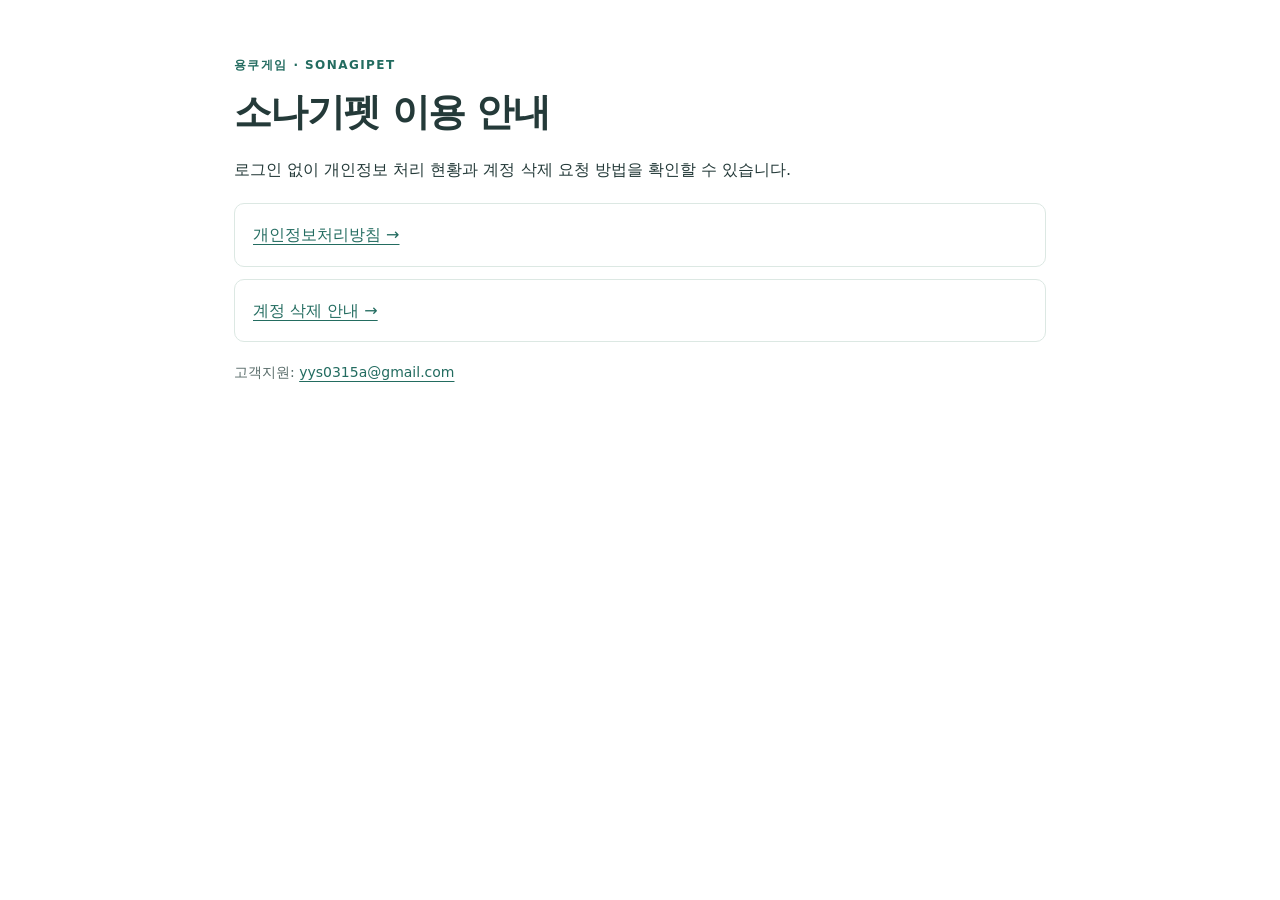
<file: index.html>
<!doctype html><html lang="ko"><head><meta charset="utf-8"><meta name="viewport" content="width=device-width, initial-scale=1"><title>개인정보 및 계정 안내 | 소나기펫</title><link rel="stylesheet" href="style.css"></head><body><main><p class="eyebrow">용쿠게임 · SONAGIPET</p><h1>소나기펫 이용 안내</h1><p>로그인 없이 개인정보 처리 현황과 계정 삭제 요청 방법을 확인할 수 있습니다.</p><div class="items"><a class="item" href="privacy.html">개인정보처리방침 →</a><a class="item" href="delete-account.html">계정 삭제 안내 →</a></div><p class="small">고객지원: <a href="mailto:yys0315a@gmail.com">yys0315a@gmail.com</a></p></main></body></html>
</file>
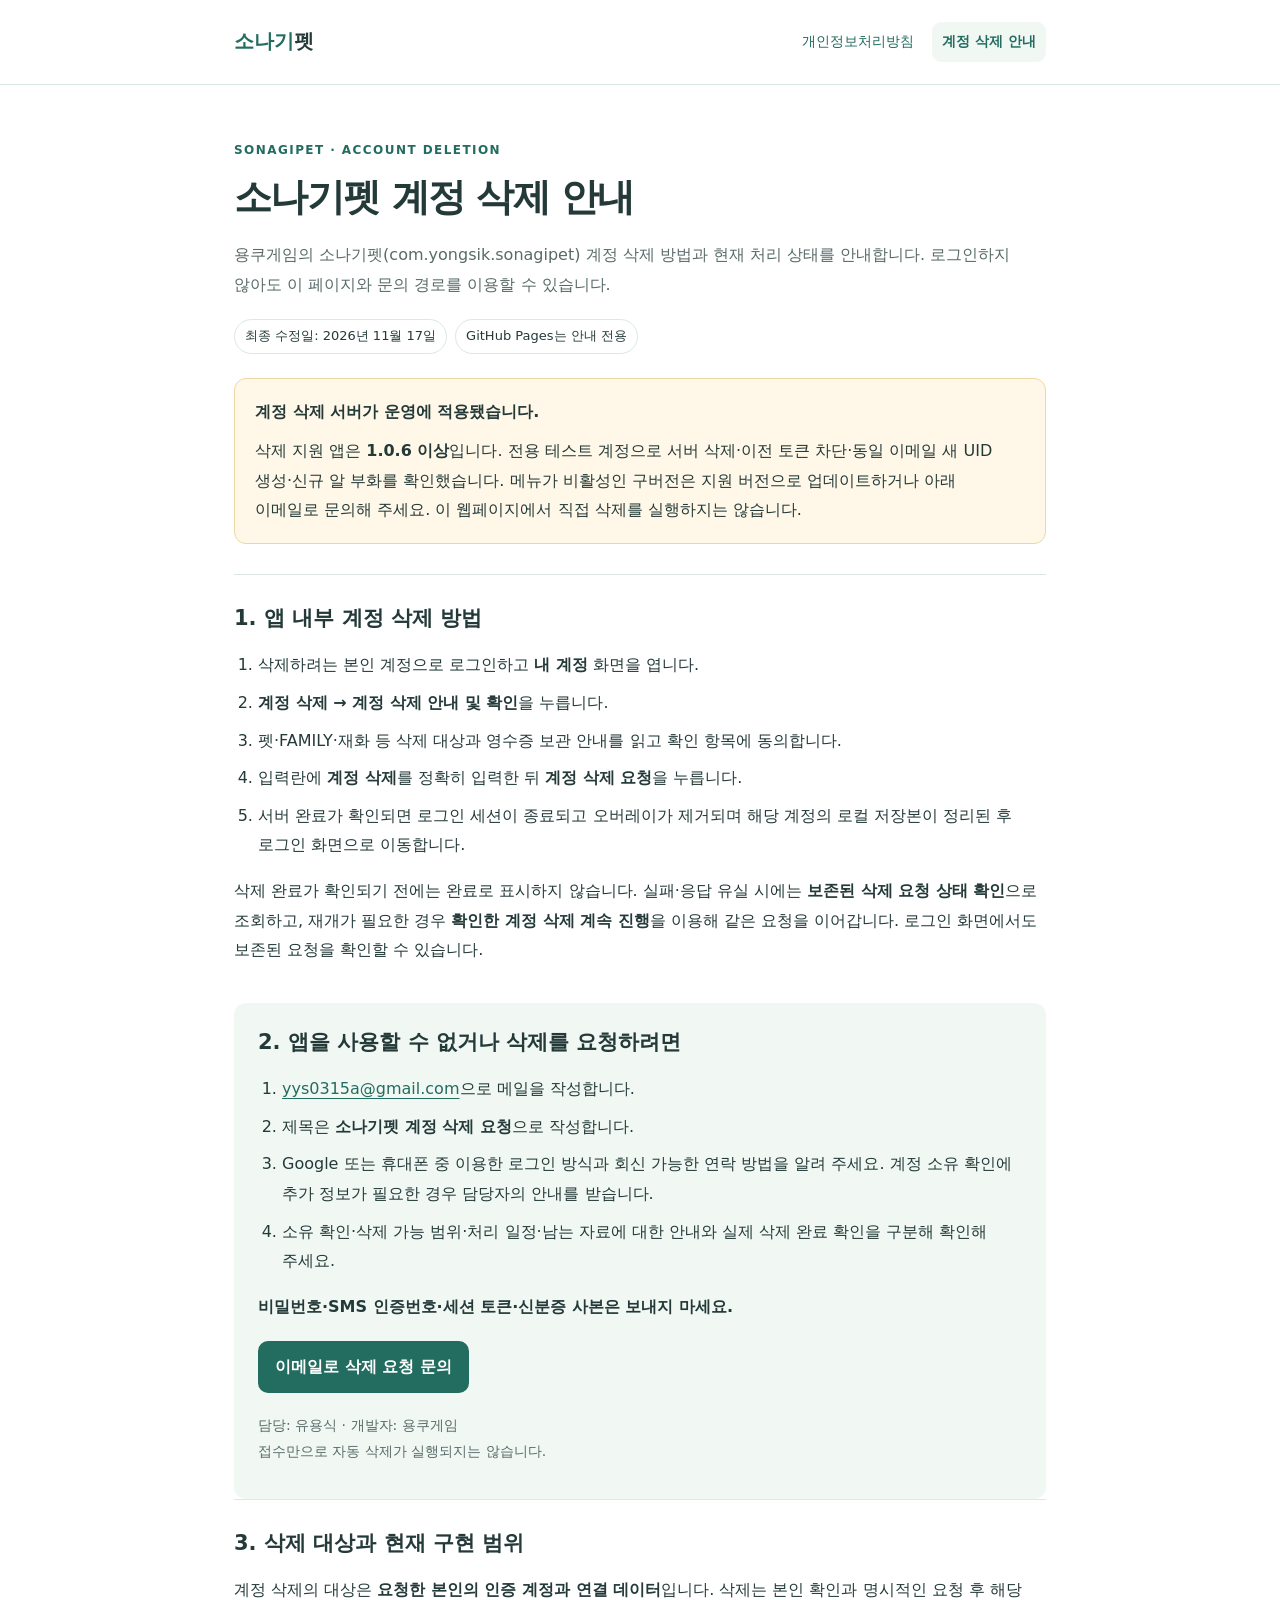
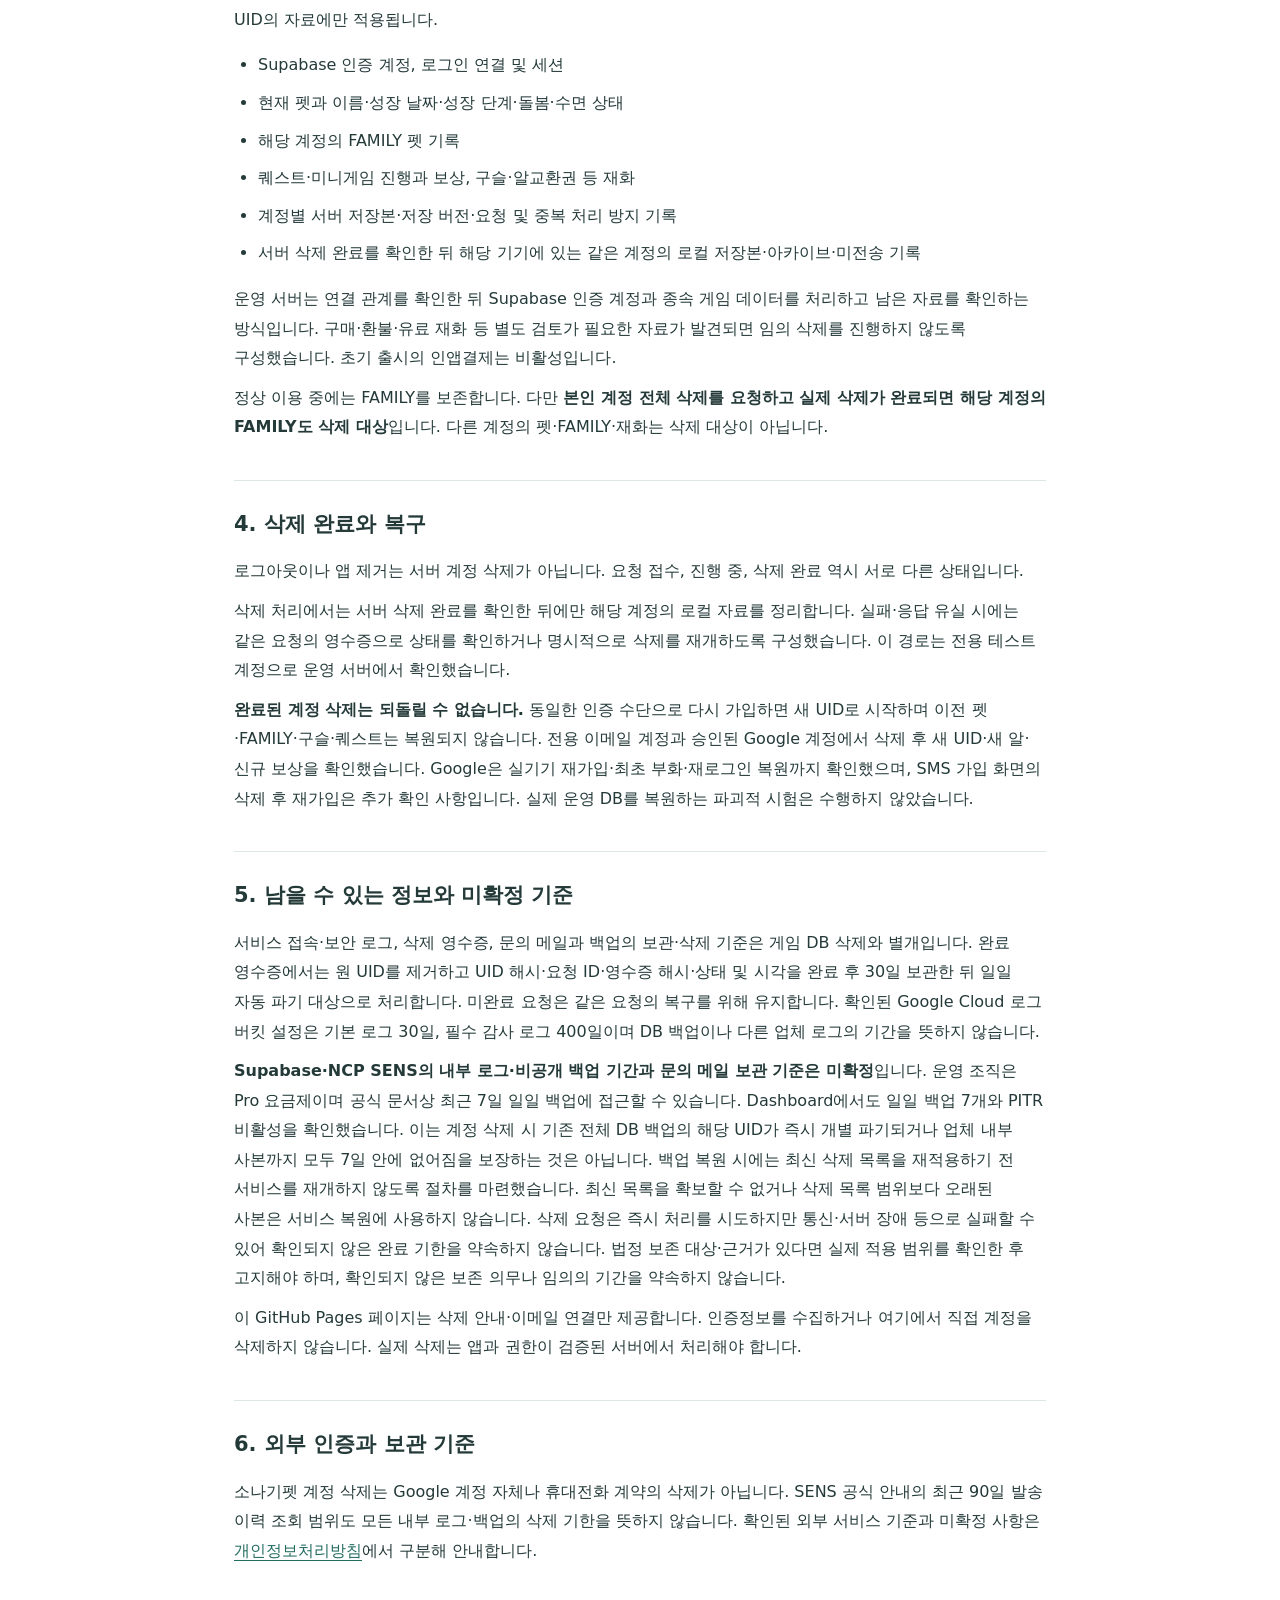
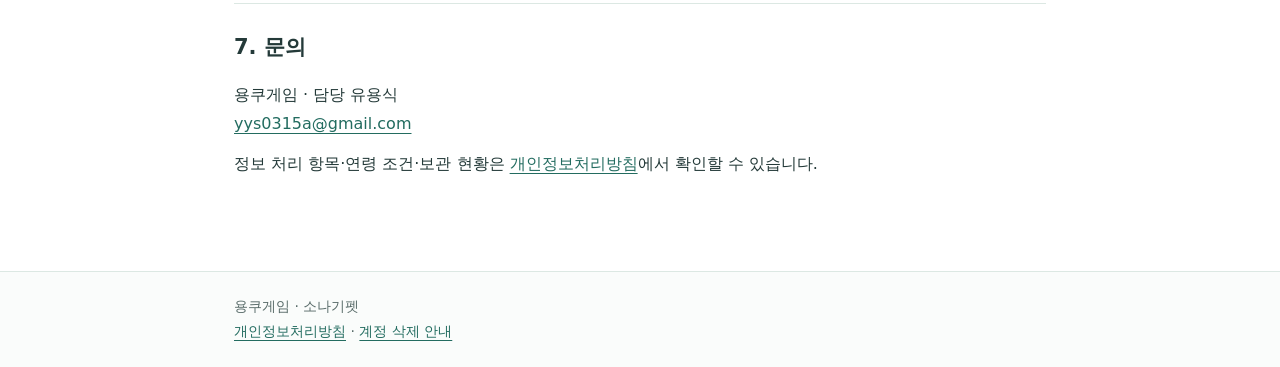
<file: delete-account.html>
<!doctype html>
<html lang="ko">
<head>
  <meta charset="utf-8">
  <meta name="viewport" content="width=device-width, initial-scale=1">
  <meta name="description" content="소나기펫 계정 삭제의 현재 상태, 앱 메뉴, 삭제 대상 정보와 외부 요청 방법을 안내합니다.">
  <meta name="referrer" content="no-referrer">
  <title>계정 삭제 안내 | 소나기펫 · 용쿠게임</title>
  <link rel="stylesheet" href="style.css">
</head>
<body>
<a class="skip" href="#content">본문으로 바로가기</a>
<header><div class="top"><a class="brand" href="privacy.html"><span>소나기</span>펫</a><nav aria-label="정책 안내"><a href="privacy.html">개인정보처리방침</a><a href="delete-account.html" aria-current="page">계정 삭제 안내</a></nav></div></header>
<main id="content">
  <p class="eyebrow">SONAGIPET · ACCOUNT DELETION</p>
  <h1>소나기펫 계정 삭제 안내</h1>
  <p class="lead">용쿠게임의 소나기펫(com.yongsik.sonagipet) 계정 삭제 방법과 현재 처리 상태를 안내합니다. 로그인하지 않아도 이 페이지와 문의 경로를 이용할 수 있습니다.</p>
  <div class="meta"><span class="tag">최종 수정일: 2026년 11월 17일</span><span class="tag">GitHub Pages는 안내 전용</span></div>
  <aside class="notice" aria-label="현재 기능 상태"><p><strong>계정 삭제 서버가 운영에 적용됐습니다.</strong></p><p>삭제 지원 앱은 <strong>1.0.6 이상</strong>입니다. 전용 테스트 계정으로 서버 삭제·이전 토큰 차단·동일 이메일 새 UID 생성·신규 알 부화를 확인했습니다. 메뉴가 비활성인 구버전은 지원 버전으로 업데이트하거나 아래 이메일로 문의해 주세요. 이 웹페이지에서 직접 삭제를 실행하지는 않습니다.</p></aside>
  <section><h2>1. 앱 내부 계정 삭제 방법</h2><ol><li>삭제하려는 본인 계정으로 로그인하고 <strong>내 계정</strong> 화면을 엽니다.</li><li><strong>계정 삭제 → 계정 삭제 안내 및 확인</strong>을 누릅니다.</li><li>펫·FAMILY·재화 등 삭제 대상과 영수증 보관 안내를 읽고 확인 항목에 동의합니다.</li><li>입력란에 <strong>계정 삭제</strong>를 정확히 입력한 뒤 <strong>계정 삭제 요청</strong>을 누릅니다.</li><li>서버 완료가 확인되면 로그인 세션이 종료되고 오버레이가 제거되며 해당 계정의 로컬 저장본이 정리된 후 로그인 화면으로 이동합니다.</li></ol><p>삭제 완료가 확인되기 전에는 완료로 표시하지 않습니다. 실패·응답 유실 시에는 <strong>보존된 삭제 요청 상태 확인</strong>으로 조회하고, 재개가 필요한 경우 <strong>확인한 계정 삭제 계속 진행</strong>을 이용해 같은 요청을 이어갑니다. 로그인 화면에서도 보존된 요청을 확인할 수 있습니다.</p></section>
  <section class="contact"><h2>2. 앱을 사용할 수 없거나 삭제를 요청하려면</h2><ol><li><a href="mailto:yys0315a@gmail.com">yys0315a@gmail.com</a>으로 메일을 작성합니다.</li><li>제목은 <strong>소나기펫 계정 삭제 요청</strong>으로 작성합니다.</li><li>Google 또는 휴대폰 중 이용한 로그인 방식과 회신 가능한 연락 방법을 알려 주세요. 계정 소유 확인에 추가 정보가 필요한 경우 담당자의 안내를 받습니다.</li><li>소유 확인·삭제 가능 범위·처리 일정·남는 자료에 대한 안내와 실제 삭제 완료 확인을 구분해 확인해 주세요.</li></ol><p><strong>비밀번호·SMS 인증번호·세션 토큰·신분증 사본은 보내지 마세요.</strong></p><a class="button" href="mailto:yys0315a@gmail.com?subject=%EC%86%8C%EB%82%98%EA%B8%B0%ED%8E%AB%20%EA%B3%84%EC%A0%95%20%EC%82%AD%EC%A0%9C%20%EC%9A%94%EC%B2%AD">이메일로 삭제 요청 문의</a><p class="small">담당: 유용식 · 개발자: 용쿠게임<br>접수만으로 자동 삭제가 실행되지는 않습니다.</p></section>
  <section><h2>3. 삭제 대상과 현재 구현 범위</h2><p>계정 삭제의 대상은 <strong>요청한 본인의 인증 계정과 연결 데이터</strong>입니다. 삭제는 본인 확인과 명시적인 요청 후 해당 UID의 자료에만 적용됩니다.</p><ul><li>Supabase 인증 계정, 로그인 연결 및 세션</li><li>현재 펫과 이름·성장 날짜·성장 단계·돌봄·수면 상태</li><li>해당 계정의 FAMILY 펫 기록</li><li>퀘스트·미니게임 진행과 보상, 구슬·알교환권 등 재화</li><li>계정별 서버 저장본·저장 버전·요청 및 중복 처리 방지 기록</li><li>서버 삭제 완료를 확인한 뒤 해당 기기에 있는 같은 계정의 로컬 저장본·아카이브·미전송 기록</li></ul><p>운영 서버는 연결 관계를 확인한 뒤 Supabase 인증 계정과 종속 게임 데이터를 처리하고 남은 자료를 확인하는 방식입니다. 구매·환불·유료 재화 등 별도 검토가 필요한 자료가 발견되면 임의 삭제를 진행하지 않도록 구성했습니다. 초기 출시의 인앱결제는 비활성입니다.</p><p>정상 이용 중에는 FAMILY를 보존합니다. 다만 <strong>본인 계정 전체 삭제를 요청하고 실제 삭제가 완료되면 해당 계정의 FAMILY도 삭제 대상</strong>입니다. 다른 계정의 펫·FAMILY·재화는 삭제 대상이 아닙니다.</p></section>
  <section><h2>4. 삭제 완료와 복구</h2><p>로그아웃이나 앱 제거는 서버 계정 삭제가 아닙니다. 요청 접수, 진행 중, 삭제 완료 역시 서로 다른 상태입니다.</p><p>삭제 처리에서는 서버 삭제 완료를 확인한 뒤에만 해당 계정의 로컬 자료를 정리합니다. 실패·응답 유실 시에는 같은 요청의 영수증으로 상태를 확인하거나 명시적으로 삭제를 재개하도록 구성했습니다. 이 경로는 전용 테스트 계정으로 운영 서버에서 확인했습니다.</p><p><strong>완료된 계정 삭제는 되돌릴 수 없습니다.</strong> 동일한 인증 수단으로 다시 가입하면 새 UID로 시작하며 이전 펫·FAMILY·구슬·퀘스트는 복원되지 않습니다. 전용 이메일 계정과 승인된 Google 계정에서 삭제 후 새 UID·새 알·신규 보상을 확인했습니다. Google은 실기기 재가입·최초 부화·재로그인 복원까지 확인했으며, SMS 가입 화면의 삭제 후 재가입은 추가 확인 사항입니다. 실제 운영 DB를 복원하는 파괴적 시험은 수행하지 않았습니다.</p></section>
  <section><h2>5. 남을 수 있는 정보와 미확정 기준</h2><p>서비스 접속·보안 로그, 삭제 영수증, 문의 메일과 백업의 보관·삭제 기준은 게임 DB 삭제와 별개입니다. 완료 영수증에서는 원 UID를 제거하고 UID 해시·요청 ID·영수증 해시·상태 및 시각을 완료 후 30일 보관한 뒤 일일 자동 파기 대상으로 처리합니다. 미완료 요청은 같은 요청의 복구를 위해 유지합니다. 확인된 Google Cloud 로그 버킷 설정은 기본 로그 30일, 필수 감사 로그 400일이며 DB 백업이나 다른 업체 로그의 기간을 뜻하지 않습니다.</p><p><strong>Supabase·NCP SENS의 내부 로그·비공개 백업 기간과 문의 메일 보관 기준은 미확정</strong>입니다. 운영 조직은 Pro 요금제이며 공식 문서상 최근 7일 일일 백업에 접근할 수 있습니다. Dashboard에서도 일일 백업 7개와 PITR 비활성을 확인했습니다. 이는 계정 삭제 시 기존 전체 DB 백업의 해당 UID가 즉시 개별 파기되거나 업체 내부 사본까지 모두 7일 안에 없어짐을 보장하는 것은 아닙니다. 백업 복원 시에는 최신 삭제 목록을 재적용하기 전 서비스를 재개하지 않도록 절차를 마련했습니다. 최신 목록을 확보할 수 없거나 삭제 목록 범위보다 오래된 사본은 서비스 복원에 사용하지 않습니다. 삭제 요청은 즉시 처리를 시도하지만 통신·서버 장애 등으로 실패할 수 있어 확인되지 않은 완료 기한을 약속하지 않습니다. 법정 보존 대상·근거가 있다면 실제 적용 범위를 확인한 후 고지해야 하며, 확인되지 않은 보존 의무나 임의의 기간을 약속하지 않습니다.</p><p>이 GitHub Pages 페이지는 삭제 안내·이메일 연결만 제공합니다. 인증정보를 수집하거나 여기에서 직접 계정을 삭제하지 않습니다. 실제 삭제는 앱과 권한이 검증된 서버에서 처리해야 합니다.</p></section>
  <section><h2>6. 외부 인증과 보관 기준</h2><p>소나기펫 계정 삭제는 Google 계정 자체나 휴대전화 계약의 삭제가 아닙니다. SENS 공식 안내의 최근 90일 발송 이력 조회 범위도 모든 내부 로그·백업의 삭제 기한을 뜻하지 않습니다. 확인된 외부 서비스 기준과 미확정 사항은 <a href="privacy.html">개인정보처리방침</a>에서 구분해 안내합니다.</p></section>
  <section><h2>7. 문의</h2><p>용쿠게임 · 담당 유용식<br><a href="mailto:yys0315a@gmail.com">yys0315a@gmail.com</a></p><p>정보 처리 항목·연령 조건·보관 현황은 <a href="privacy.html">개인정보처리방침</a>에서 확인할 수 있습니다.</p></section>
</main><footer><div class="foot">용쿠게임 · 소나기펫<br><a href="privacy.html">개인정보처리방침</a> · <a href="delete-account.html">계정 삭제 안내</a></div></footer>
</body></html>
</file>
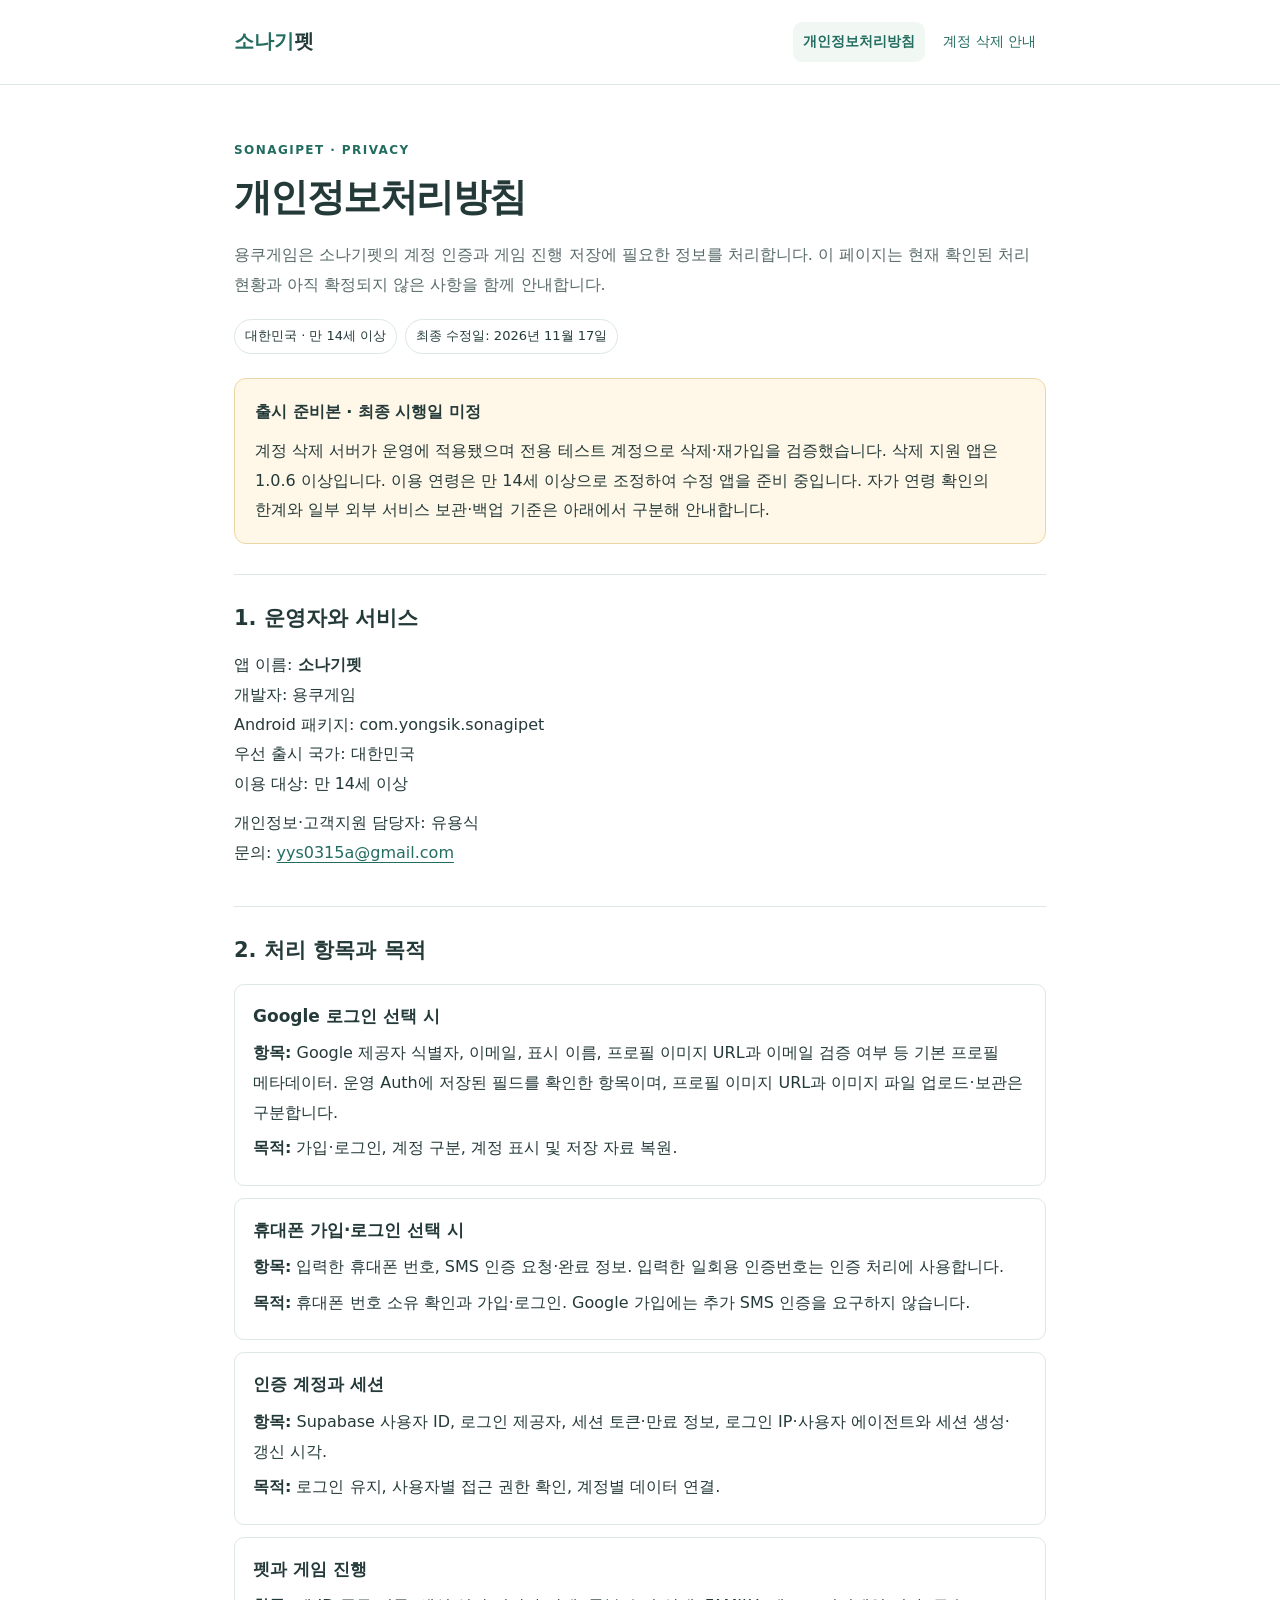
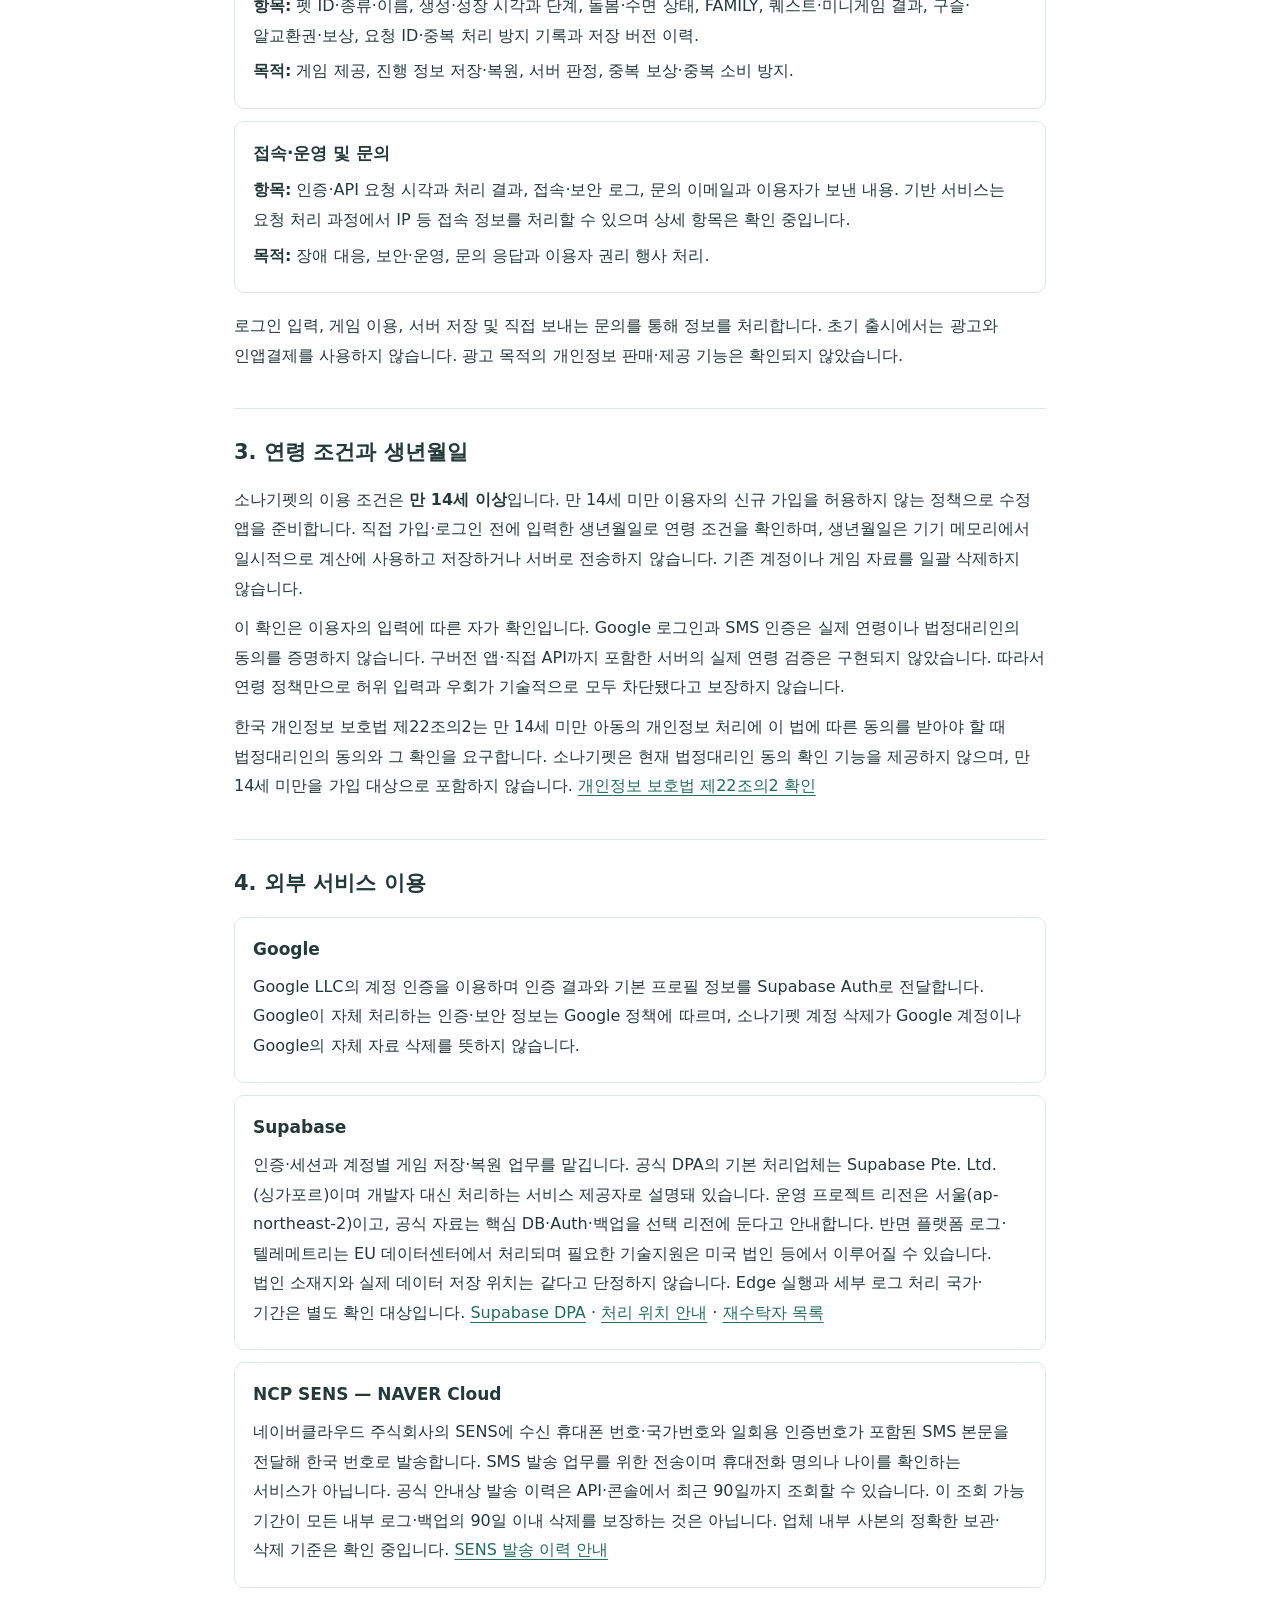
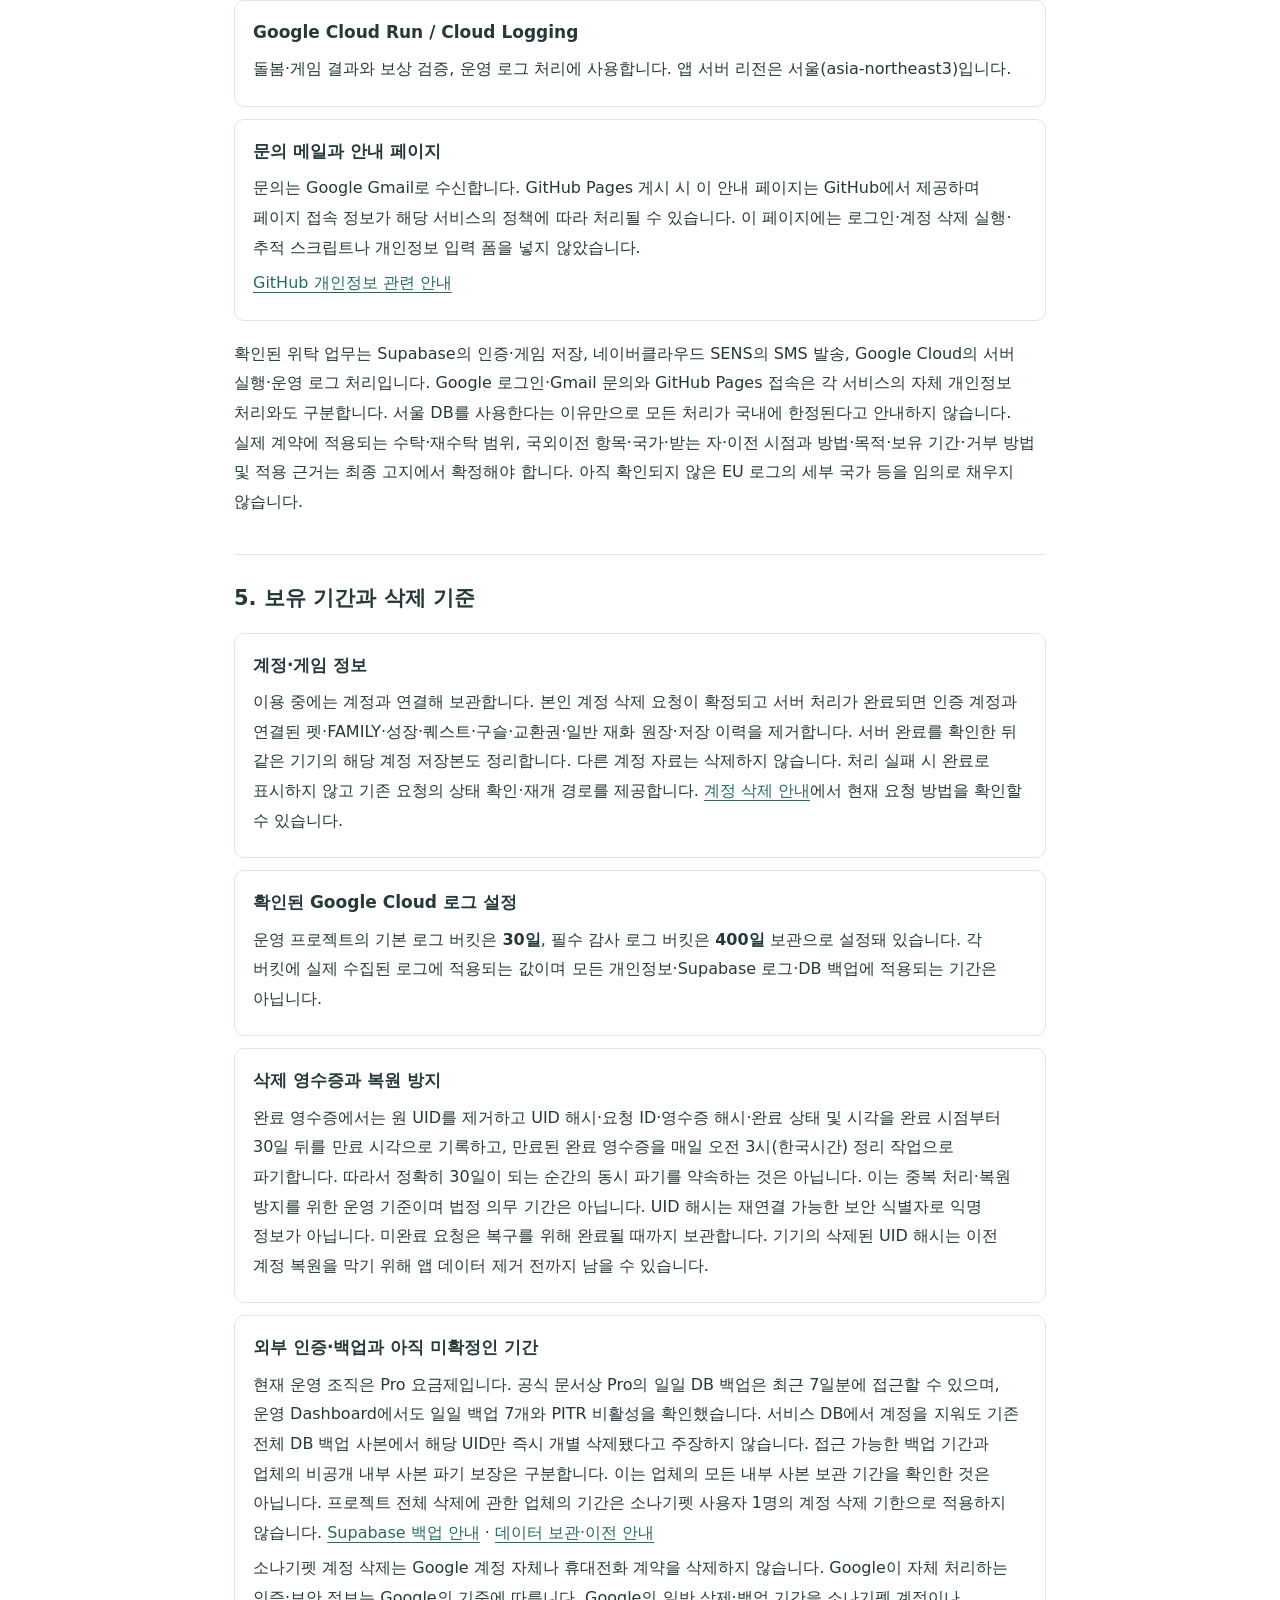
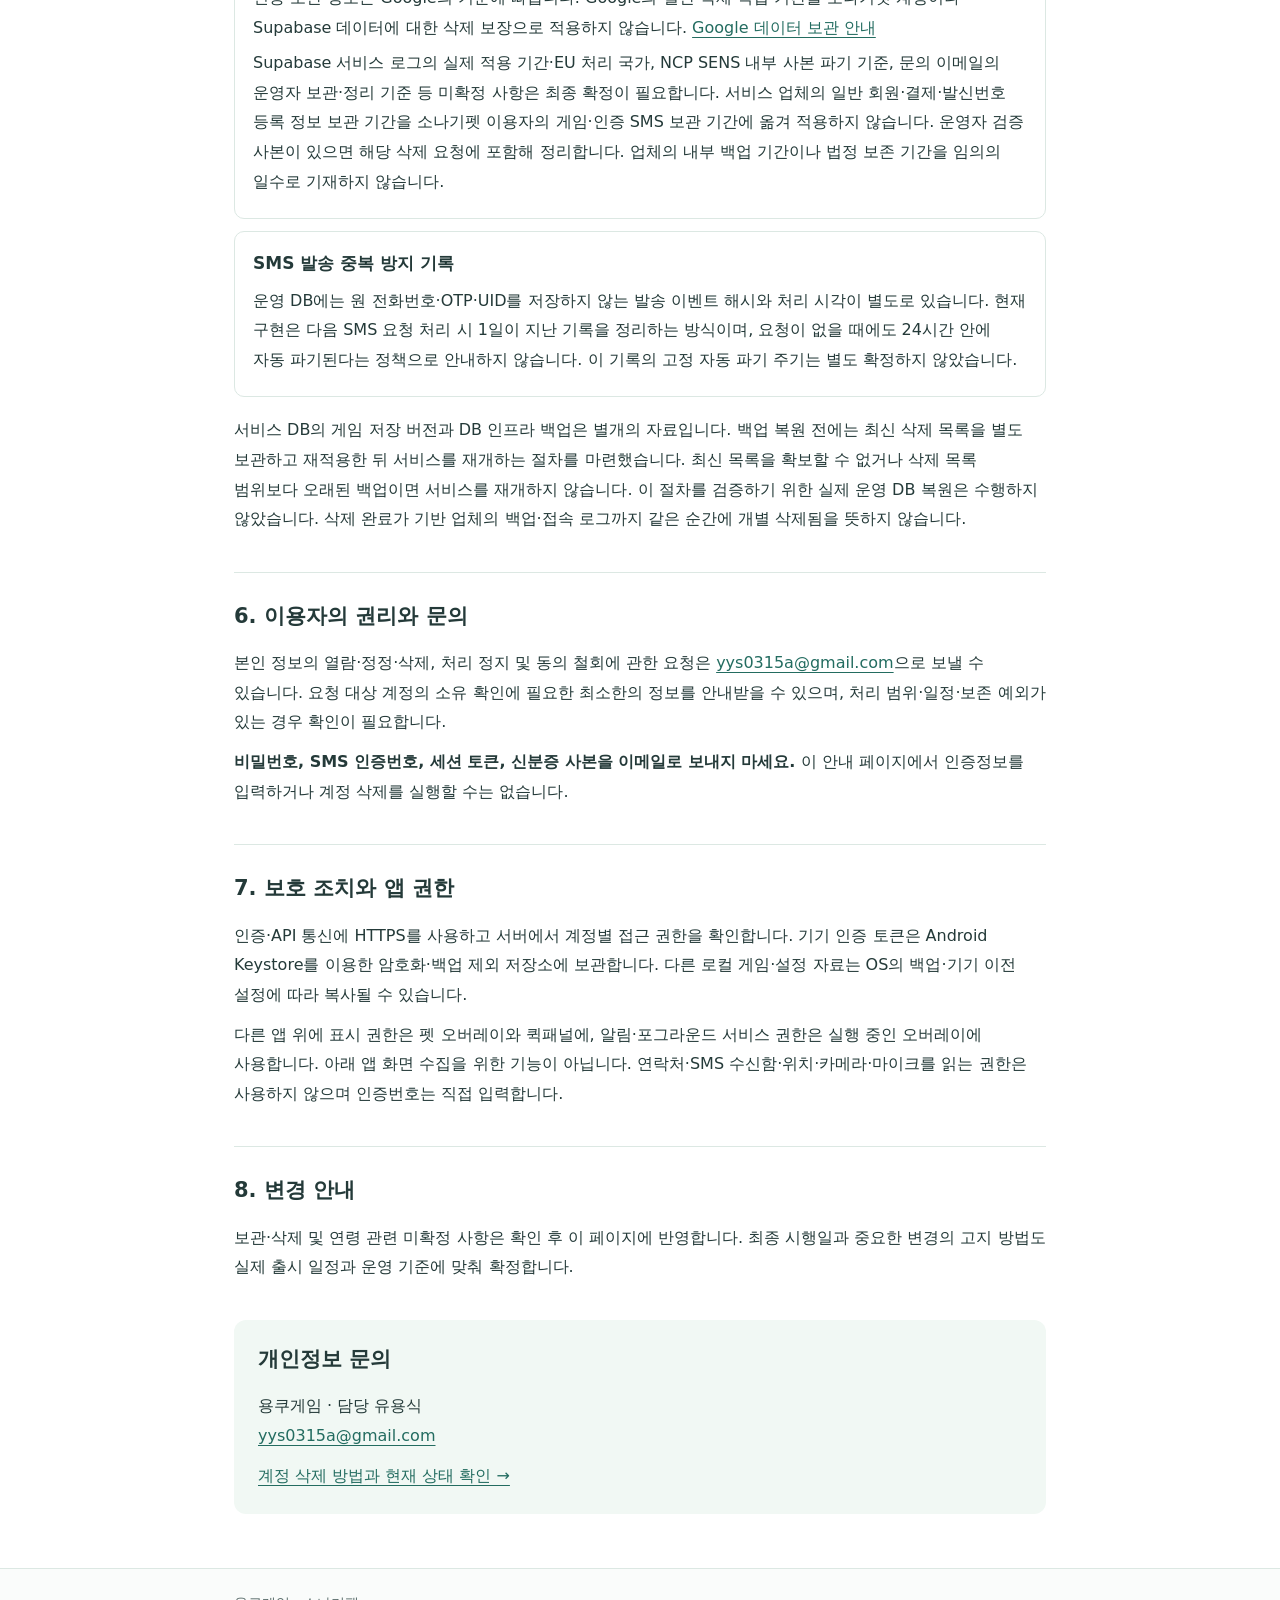
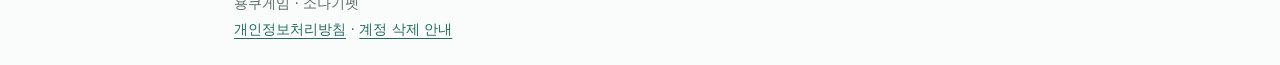
<file: privacy.html>
<!doctype html>
<html lang="ko">
<head>
  <meta charset="utf-8">
  <meta name="viewport" content="width=device-width, initial-scale=1">
  <meta name="description" content="소나기펫의 개인정보 처리 항목, 목적, 보관·삭제 현황과 이용자 권리를 안내합니다.">
  <meta name="referrer" content="no-referrer">
  <title>개인정보처리방침 | 소나기펫 · 용쿠게임</title>
  <link rel="stylesheet" href="style.css">
</head>
<body>
<a class="skip" href="#content">본문으로 바로가기</a>
<header><div class="top"><a class="brand" href="privacy.html"><span>소나기</span>펫</a><nav aria-label="정책 안내"><a href="privacy.html" aria-current="page">개인정보처리방침</a><a href="delete-account.html">계정 삭제 안내</a></nav></div></header>
<main id="content">
  <p class="eyebrow">SONAGIPET · PRIVACY</p>
  <h1>개인정보처리방침</h1>
  <p class="lead">용쿠게임은 소나기펫의 계정 인증과 게임 진행 저장에 필요한 정보를 처리합니다. 이 페이지는 현재 확인된 처리 현황과 아직 확정되지 않은 사항을 함께 안내합니다.</p>
  <div class="meta"><span class="tag">대한민국 · 만 14세 이상</span><span class="tag">최종 수정일: 2026년 11월 17일</span></div>
  <aside class="notice" aria-label="출시 준비 상태"><p><strong>출시 준비본 · 최종 시행일 미정</strong></p><p>계정 삭제 서버가 운영에 적용됐으며 전용 테스트 계정으로 삭제·재가입을 검증했습니다. 삭제 지원 앱은 1.0.6 이상입니다. 이용 연령은 만 14세 이상으로 조정하여 수정 앱을 준비 중입니다. 자가 연령 확인의 한계와 일부 외부 서비스 보관·백업 기준은 아래에서 구분해 안내합니다.</p></aside>
  <section><h2>1. 운영자와 서비스</h2><p>앱 이름: <strong>소나기펫</strong><br>개발자: 용쿠게임<br>Android 패키지: com.yongsik.sonagipet<br>우선 출시 국가: 대한민국<br>이용 대상: 만 14세 이상</p><p>개인정보·고객지원 담당자: 유용식<br>문의: <a href="mailto:yys0315a@gmail.com">yys0315a@gmail.com</a></p></section>
  <section><h2>2. 처리 항목과 목적</h2><div class="items">
    <div class="item"><h3>Google 로그인 선택 시</h3><p><span class="label">항목:</span> Google 제공자 식별자, 이메일, 표시 이름, 프로필 이미지 URL과 이메일 검증 여부 등 기본 프로필 메타데이터. 운영 Auth에 저장된 필드를 확인한 항목이며, 프로필 이미지 URL과 이미지 파일 업로드·보관은 구분합니다.</p><p><span class="label">목적:</span> 가입·로그인, 계정 구분, 계정 표시 및 저장 자료 복원.</p></div>
    <div class="item"><h3>휴대폰 가입·로그인 선택 시</h3><p><span class="label">항목:</span> 입력한 휴대폰 번호, SMS 인증 요청·완료 정보. 입력한 일회용 인증번호는 인증 처리에 사용합니다.</p><p><span class="label">목적:</span> 휴대폰 번호 소유 확인과 가입·로그인. Google 가입에는 추가 SMS 인증을 요구하지 않습니다.</p></div>
    <div class="item"><h3>인증 계정과 세션</h3><p><span class="label">항목:</span> Supabase 사용자 ID, 로그인 제공자, 세션 토큰·만료 정보, 로그인 IP·사용자 에이전트와 세션 생성·갱신 시각.</p><p><span class="label">목적:</span> 로그인 유지, 사용자별 접근 권한 확인, 계정별 데이터 연결.</p></div>
    <div class="item"><h3>펫과 게임 진행</h3><p><span class="label">항목:</span> 펫 ID·종류·이름, 생성·성장 시각과 단계, 돌봄·수면 상태, FAMILY, 퀘스트·미니게임 결과, 구슬·알교환권·보상, 요청 ID·중복 처리 방지 기록과 저장 버전 이력.</p><p><span class="label">목적:</span> 게임 제공, 진행 정보 저장·복원, 서버 판정, 중복 보상·중복 소비 방지.</p></div>
    <div class="item"><h3>접속·운영 및 문의</h3><p><span class="label">항목:</span> 인증·API 요청 시각과 처리 결과, 접속·보안 로그, 문의 이메일과 이용자가 보낸 내용. 기반 서비스는 요청 처리 과정에서 IP 등 접속 정보를 처리할 수 있으며 상세 항목은 확인 중입니다.</p><p><span class="label">목적:</span> 장애 대응, 보안·운영, 문의 응답과 이용자 권리 행사 처리.</p></div>
  </div><p>로그인 입력, 게임 이용, 서버 저장 및 직접 보내는 문의를 통해 정보를 처리합니다. 초기 출시에서는 광고와 인앱결제를 사용하지 않습니다. 광고 목적의 개인정보 판매·제공 기능은 확인되지 않았습니다.</p></section>
  <section><h2>3. 연령 조건과 생년월일</h2><p>소나기펫의 이용 조건은 <strong>만 14세 이상</strong>입니다. 만 14세 미만 이용자의 신규 가입을 허용하지 않는 정책으로 수정 앱을 준비합니다. 직접 가입·로그인 전에 입력한 생년월일로 연령 조건을 확인하며, 생년월일은 기기 메모리에서 일시적으로 계산에 사용하고 저장하거나 서버로 전송하지 않습니다. 기존 계정이나 게임 자료를 일괄 삭제하지 않습니다.</p><p>이 확인은 이용자의 입력에 따른 자가 확인입니다. Google 로그인과 SMS 인증은 실제 연령이나 법정대리인의 동의를 증명하지 않습니다. 구버전 앱·직접 API까지 포함한 서버의 실제 연령 검증은 구현되지 않았습니다. 따라서 연령 정책만으로 허위 입력과 우회가 기술적으로 모두 차단됐다고 보장하지 않습니다.</p><p>한국 개인정보 보호법 제22조의2는 만 14세 미만 아동의 개인정보 처리에 이 법에 따른 동의를 받아야 할 때 법정대리인의 동의와 그 확인을 요구합니다. 소나기펫은 현재 법정대리인 동의 확인 기능을 제공하지 않으며, 만 14세 미만을 가입 대상으로 포함하지 않습니다. <a href="https://www.law.go.kr/lsLinkCommonInfo.do?chrClsCd=010202&amp;lsJoLnkSeq=1029335069" rel="noreferrer">개인정보 보호법 제22조의2 확인</a></p></section>
  <section><h2>4. 외부 서비스 이용</h2><div class="items">
    <div class="item"><h3>Google</h3><p>Google LLC의 계정 인증을 이용하며 인증 결과와 기본 프로필 정보를 Supabase Auth로 전달합니다. Google이 자체 처리하는 인증·보안 정보는 Google 정책에 따르며, 소나기펫 계정 삭제가 Google 계정이나 Google의 자체 자료 삭제를 뜻하지 않습니다.</p></div>
    <div class="item"><h3>Supabase</h3><p>인증·세션과 계정별 게임 저장·복원 업무를 맡깁니다. 공식 DPA의 기본 처리업체는 Supabase Pte. Ltd.(싱가포르)이며 개발자 대신 처리하는 서비스 제공자로 설명돼 있습니다. 운영 프로젝트 리전은 서울(ap-northeast-2)이고, 공식 자료는 핵심 DB·Auth·백업을 선택 리전에 둔다고 안내합니다. 반면 플랫폼 로그·텔레메트리는 EU 데이터센터에서 처리되며 필요한 기술지원은 미국 법인 등에서 이루어질 수 있습니다. 법인 소재지와 실제 데이터 저장 위치는 같다고 단정하지 않습니다. Edge 실행과 세부 로그 처리 국가·기간은 별도 확인 대상입니다. <a href="https://supabase.com/legal/customer-resources/data-processing-addendum" rel="noreferrer">Supabase DPA</a> · <a href="https://supabase.com/legal/privacy-resources/data-residency-and-transfers-faq" rel="noreferrer">처리 위치 안내</a> · <a href="https://supabase.com/legal/customer-resources/subprocessor-list" rel="noreferrer">재수탁자 목록</a></p></div>
    <div class="item"><h3>NCP SENS — NAVER Cloud</h3><p>네이버클라우드 주식회사의 SENS에 수신 휴대폰 번호·국가번호와 일회용 인증번호가 포함된 SMS 본문을 전달해 한국 번호로 발송합니다. SMS 발송 업무를 위한 전송이며 휴대전화 명의나 나이를 확인하는 서비스가 아닙니다. 공식 안내상 발송 이력은 API·콘솔에서 최근 90일까지 조회할 수 있습니다. 이 조회 가능 기간이 모든 내부 로그·백업의 90일 이내 삭제를 보장하는 것은 아닙니다. 업체 내부 사본의 정확한 보관·삭제 기준은 확인 중입니다. <a href="https://guide.ncloud-docs.com/docs/sens-smsmessage" rel="noreferrer">SENS 발송 이력 안내</a></p></div>
    <div class="item"><h3>Google Cloud Run / Cloud Logging</h3><p>돌봄·게임 결과와 보상 검증, 운영 로그 처리에 사용합니다. 앱 서버 리전은 서울(asia-northeast3)입니다.</p></div>
    <div class="item"><h3>문의 메일과 안내 페이지</h3><p>문의는 Google Gmail로 수신합니다. GitHub Pages 게시 시 이 안내 페이지는 GitHub에서 제공하며 페이지 접속 정보가 해당 서비스의 정책에 따라 처리될 수 있습니다. 이 페이지에는 로그인·계정 삭제 실행·추적 스크립트나 개인정보 입력 폼을 넣지 않았습니다.</p><p><a href="https://docs.github.com/en/site-policy/privacy-policies/github-general-privacy-statement" rel="noreferrer">GitHub 개인정보 관련 안내</a></p></div>
  </div><p>확인된 위탁 업무는 Supabase의 인증·게임 저장, 네이버클라우드 SENS의 SMS 발송, Google Cloud의 서버 실행·운영 로그 처리입니다. Google 로그인·Gmail 문의와 GitHub Pages 접속은 각 서비스의 자체 개인정보 처리와도 구분합니다. 서울 DB를 사용한다는 이유만으로 모든 처리가 국내에 한정된다고 안내하지 않습니다. 실제 계약에 적용되는 수탁·재수탁 범위, 국외이전 항목·국가·받는 자·이전 시점과 방법·목적·보유 기간·거부 방법 및 적용 근거는 최종 고지에서 확정해야 합니다. 아직 확인되지 않은 EU 로그의 세부 국가 등을 임의로 채우지 않습니다.</p></section>
  <section><h2>5. 보유 기간과 삭제 기준</h2><div class="items">
    <div class="item"><h3>계정·게임 정보</h3><p>이용 중에는 계정과 연결해 보관합니다. 본인 계정 삭제 요청이 확정되고 서버 처리가 완료되면 인증 계정과 연결된 펫·FAMILY·성장·퀘스트·구슬·교환권·일반 재화 원장·저장 이력을 제거합니다. 서버 완료를 확인한 뒤 같은 기기의 해당 계정 저장본도 정리합니다. 다른 계정 자료는 삭제하지 않습니다. 처리 실패 시 완료로 표시하지 않고 기존 요청의 상태 확인·재개 경로를 제공합니다. <a href="delete-account.html">계정 삭제 안내</a>에서 현재 요청 방법을 확인할 수 있습니다.</p></div>
    <div class="item"><h3>확인된 Google Cloud 로그 설정</h3><p>운영 프로젝트의 기본 로그 버킷은 <strong>30일</strong>, 필수 감사 로그 버킷은 <strong>400일</strong> 보관으로 설정돼 있습니다. 각 버킷에 실제 수집된 로그에 적용되는 값이며 모든 개인정보·Supabase 로그·DB 백업에 적용되는 기간은 아닙니다.</p></div>
    <div class="item"><h3>삭제 영수증과 복원 방지</h3><p>완료 영수증에서는 원 UID를 제거하고 UID 해시·요청 ID·영수증 해시·완료 상태 및 시각을 완료 시점부터 30일 뒤를 만료 시각으로 기록하고, 만료된 완료 영수증을 매일 오전 3시(한국시간) 정리 작업으로 파기합니다. 따라서 정확히 30일이 되는 순간의 동시 파기를 약속하는 것은 아닙니다. 이는 중복 처리·복원 방지를 위한 운영 기준이며 법정 의무 기간은 아닙니다. UID 해시는 재연결 가능한 보안 식별자로 익명 정보가 아닙니다. 미완료 요청은 복구를 위해 완료될 때까지 보관합니다. 기기의 삭제된 UID 해시는 이전 계정 복원을 막기 위해 앱 데이터 제거 전까지 남을 수 있습니다.</p></div>
    <div class="item"><h3>외부 인증·백업과 아직 미확정인 기간</h3><p>현재 운영 조직은 Pro 요금제입니다. 공식 문서상 Pro의 일일 DB 백업은 최근 7일분에 접근할 수 있으며, 운영 Dashboard에서도 일일 백업 7개와 PITR 비활성을 확인했습니다. 서비스 DB에서 계정을 지워도 기존 전체 DB 백업 사본에서 해당 UID만 즉시 개별 삭제됐다고 주장하지 않습니다. 접근 가능한 백업 기간과 업체의 비공개 내부 사본 파기 보장은 구분합니다. 이는 업체의 모든 내부 사본 보관 기간을 확인한 것은 아닙니다. 프로젝트 전체 삭제에 관한 업체의 기간은 소나기펫 사용자 1명의 계정 삭제 기한으로 적용하지 않습니다. <a href="https://supabase.com/docs/guides/platform/backups" rel="noreferrer">Supabase 백업 안내</a> · <a href="https://supabase.com/legal/privacy-resources/data-residency-and-transfers-faq" rel="noreferrer">데이터 보관·이전 안내</a></p><p>소나기펫 계정 삭제는 Google 계정 자체나 휴대전화 계약을 삭제하지 않습니다. Google이 자체 처리하는 인증·보안 정보는 Google의 기준에 따릅니다. Google의 일반 삭제·백업 기간을 소나기펫 계정이나 Supabase 데이터에 대한 삭제 보장으로 적용하지 않습니다. <a href="https://policies.google.com/technologies/retention?hl=ko" rel="noreferrer">Google 데이터 보관 안내</a></p><p>Supabase 서비스 로그의 실제 적용 기간·EU 처리 국가, NCP SENS 내부 사본 파기 기준, 문의 이메일의 운영자 보관·정리 기준 등 미확정 사항은 최종 확정이 필요합니다. 서비스 업체의 일반 회원·결제·발신번호 등록 정보 보관 기간을 소나기펫 이용자의 게임·인증 SMS 보관 기간에 옮겨 적용하지 않습니다. 운영자 검증 사본이 있으면 해당 삭제 요청에 포함해 정리합니다. 업체의 내부 백업 기간이나 법정 보존 기간을 임의의 일수로 기재하지 않습니다.</p></div>
    <div class="item"><h3>SMS 발송 중복 방지 기록</h3><p>운영 DB에는 원 전화번호·OTP·UID를 저장하지 않는 발송 이벤트 해시와 처리 시각이 별도로 있습니다. 현재 구현은 다음 SMS 요청 처리 시 1일이 지난 기록을 정리하는 방식이며, 요청이 없을 때에도 24시간 안에 자동 파기된다는 정책으로 안내하지 않습니다. 이 기록의 고정 자동 파기 주기는 별도 확정하지 않았습니다.</p></div>
  </div><p>서비스 DB의 게임 저장 버전과 DB 인프라 백업은 별개의 자료입니다. 백업 복원 전에는 최신 삭제 목록을 별도 보관하고 재적용한 뒤 서비스를 재개하는 절차를 마련했습니다. 최신 목록을 확보할 수 없거나 삭제 목록 범위보다 오래된 백업이면 서비스를 재개하지 않습니다. 이 절차를 검증하기 위한 실제 운영 DB 복원은 수행하지 않았습니다. 삭제 완료가 기반 업체의 백업·접속 로그까지 같은 순간에 개별 삭제됨을 뜻하지 않습니다.</p></section>
  <section><h2>6. 이용자의 권리와 문의</h2><p>본인 정보의 열람·정정·삭제, 처리 정지 및 동의 철회에 관한 요청은 <a href="mailto:yys0315a@gmail.com">yys0315a@gmail.com</a>으로 보낼 수 있습니다. 요청 대상 계정의 소유 확인에 필요한 최소한의 정보를 안내받을 수 있으며, 처리 범위·일정·보존 예외가 있는 경우 확인이 필요합니다.</p><p><strong>비밀번호, SMS 인증번호, 세션 토큰, 신분증 사본을 이메일로 보내지 마세요.</strong> 이 안내 페이지에서 인증정보를 입력하거나 계정 삭제를 실행할 수는 없습니다.</p></section>
  <section><h2>7. 보호 조치와 앱 권한</h2><p>인증·API 통신에 HTTPS를 사용하고 서버에서 계정별 접근 권한을 확인합니다. 기기 인증 토큰은 Android Keystore를 이용한 암호화·백업 제외 저장소에 보관합니다. 다른 로컬 게임·설정 자료는 OS의 백업·기기 이전 설정에 따라 복사될 수 있습니다.</p><p>다른 앱 위에 표시 권한은 펫 오버레이와 퀵패널에, 알림·포그라운드 서비스 권한은 실행 중인 오버레이에 사용합니다. 아래 앱 화면 수집을 위한 기능이 아닙니다. 연락처·SMS 수신함·위치·카메라·마이크를 읽는 권한은 사용하지 않으며 인증번호는 직접 입력합니다.</p></section>
  <section><h2>8. 변경 안내</h2><p>보관·삭제 및 연령 관련 미확정 사항은 확인 후 이 페이지에 반영합니다. 최종 시행일과 중요한 변경의 고지 방법도 실제 출시 일정과 운영 기준에 맞춰 확정합니다.</p></section>
  <section class="contact"><h2>개인정보 문의</h2><p>용쿠게임 · 담당 유용식<br><a href="mailto:yys0315a@gmail.com">yys0315a@gmail.com</a></p><a href="delete-account.html">계정 삭제 방법과 현재 상태 확인 →</a></section>
</main><footer><div class="foot">용쿠게임 · 소나기펫<br><a href="privacy.html">개인정보처리방침</a> · <a href="delete-account.html">계정 삭제 안내</a></div></footer>
</body></html>
</file>
<file: style.css>
:root{color-scheme:light;--ink:#243a39;--muted:#586b69;--accent:#236c60;--line:#dce8e3;--soft:#f1f8f4;--warn:#fff8e8;--max:860px}*{box-sizing:border-box}html{scroll-behavior:smooth}body{margin:0;background:#fff;color:var(--ink);font:16px/1.85 system-ui,-apple-system,"Noto Sans KR","Malgun Gothic",sans-serif;word-break:keep-all;overflow-wrap:anywhere}a{color:var(--accent);text-underline-offset:4px}a:hover{text-decoration-thickness:2px}.skip{position:absolute;top:-100px;left:12px;padding:8px;background:#fff;z-index:5}.skip:focus{top:8px}header{border-bottom:1px solid var(--line)}.top,main,.foot{max-width:var(--max);margin:auto;padding:22px 24px}.top{display:flex;align-items:center;justify-content:space-between;gap:16px}.brand{font-size:20px;font-weight:800;color:var(--ink);text-decoration:none}.brand span{color:var(--accent)}nav{display:flex;gap:8px;flex-wrap:wrap}nav a{font-size:14px;padding:7px 10px;border-radius:9px;text-decoration:none}nav a[aria-current=page]{background:var(--soft);font-weight:700}main{padding-top:44px;padding-bottom:54px}.eyebrow{font-size:12px;letter-spacing:.12em;color:var(--accent);font-weight:800}h1{font-size:clamp(28px,5vw,38px);line-height:1.4;margin:10px 0 16px;letter-spacing:-.04em}h2{font-size:21px;line-height:1.5;margin:0 0 16px}h3{font-size:17px;margin:20px 0 8px}p{margin:10px 0}.lead{color:var(--muted)}.meta{display:flex;flex-wrap:wrap;gap:8px;margin:20px 0}.tag{padding:4px 10px;border:1px solid var(--line);border-radius:30px;font-size:13px}.notice{background:var(--warn);border:1px solid #ebd7a5;border-radius:12px;padding:18px 20px;margin:24px 0}.notice p:first-child{margin-top:0}.notice p:last-child{margin-bottom:0}.summary{background:var(--soft);padding:20px;border-radius:12px;margin:24px 0}section{padding:28px 0;border-top:1px solid var(--line)}section:first-of-type{margin-top:30px}ul,ol{padding-left:24px}li{margin:8px 0}.items{display:grid;gap:12px;margin:18px 0}.item{border:1px solid var(--line);border-radius:10px;padding:16px 18px}.item h3{margin:0 0 6px}.item p{margin:6px 0}.label{font-weight:700}.contact{background:var(--soft);padding:24px;border-radius:12px;border:0}.button{display:inline-block;background:var(--accent);color:#fff;padding:11px 17px;border-radius:10px;text-decoration:none;font-weight:700;margin:10px 0}.small{font-size:14px;color:var(--muted)}footer{border-top:1px solid var(--line);background:#fafcfb}.foot{font-size:14px;color:var(--muted)}:focus-visible{outline:3px solid #397daf;outline-offset:4px}@media(max-width:600px){.top{align-items:flex-start;flex-direction:column;gap:10px}.top,main,.foot{padding-left:20px;padding-right:20px}main{padding-top:28px}nav a{padding:7px 9px}.notice,.summary,.contact{padding:17px}h2{font-size:20px}}@media(prefers-reduced-motion:reduce){html{scroll-behavior:auto}}@media print{nav,.skip,.button{display:none}body{font-size:11pt}main{max-width:none;padding:0}.notice{background:none}a{color:inherit}}
</file>
